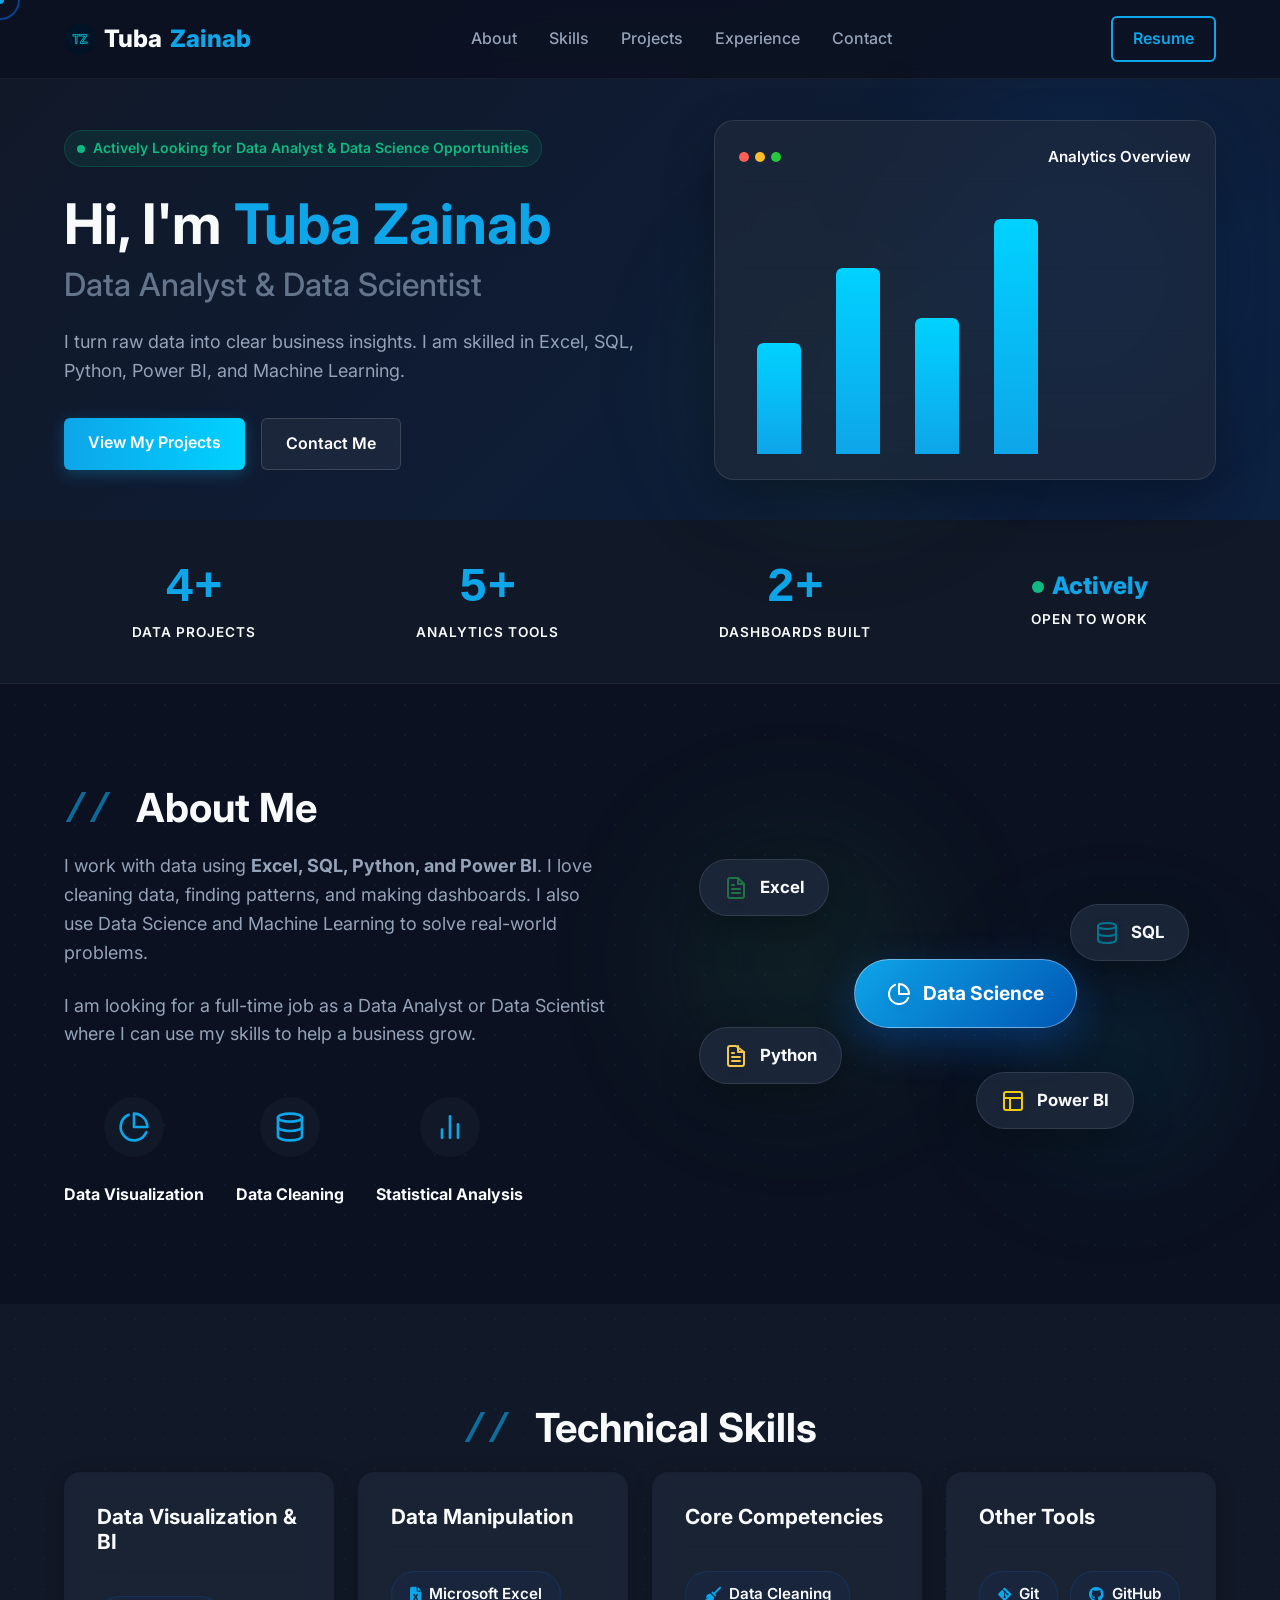
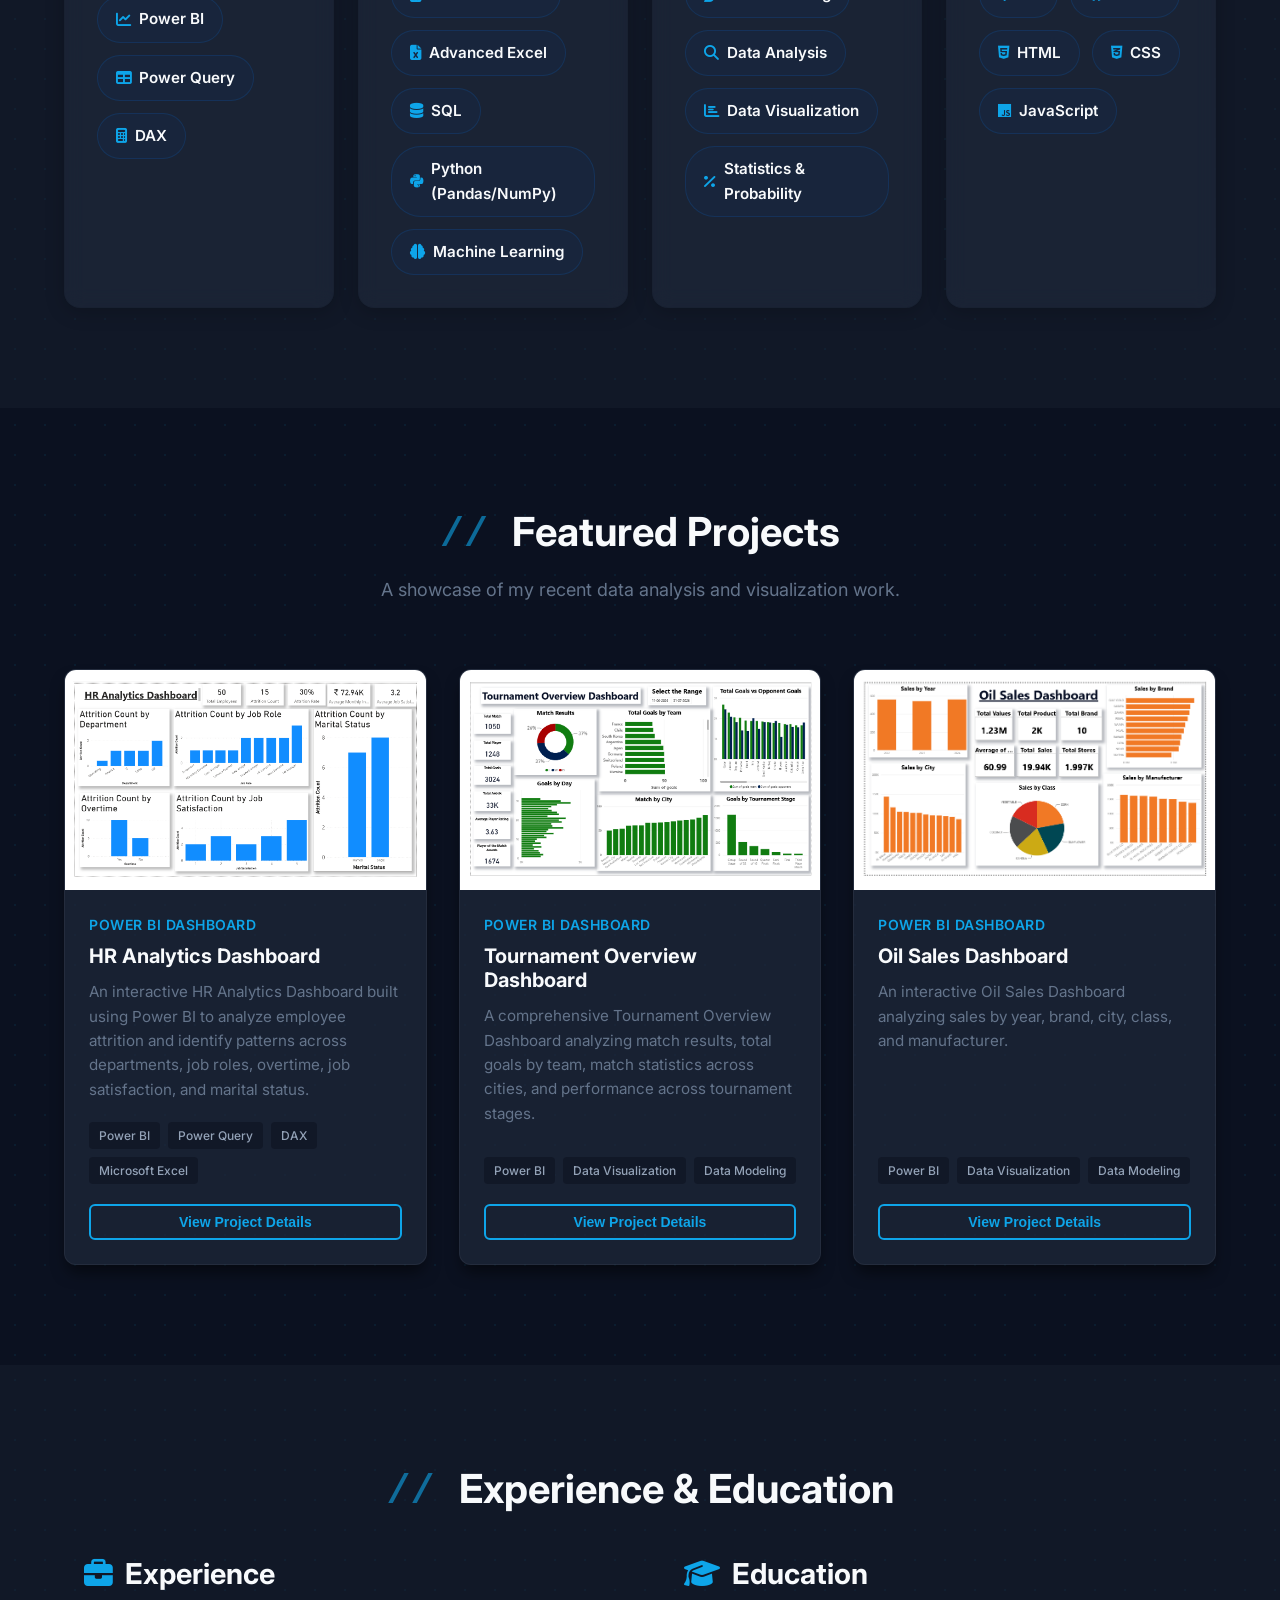
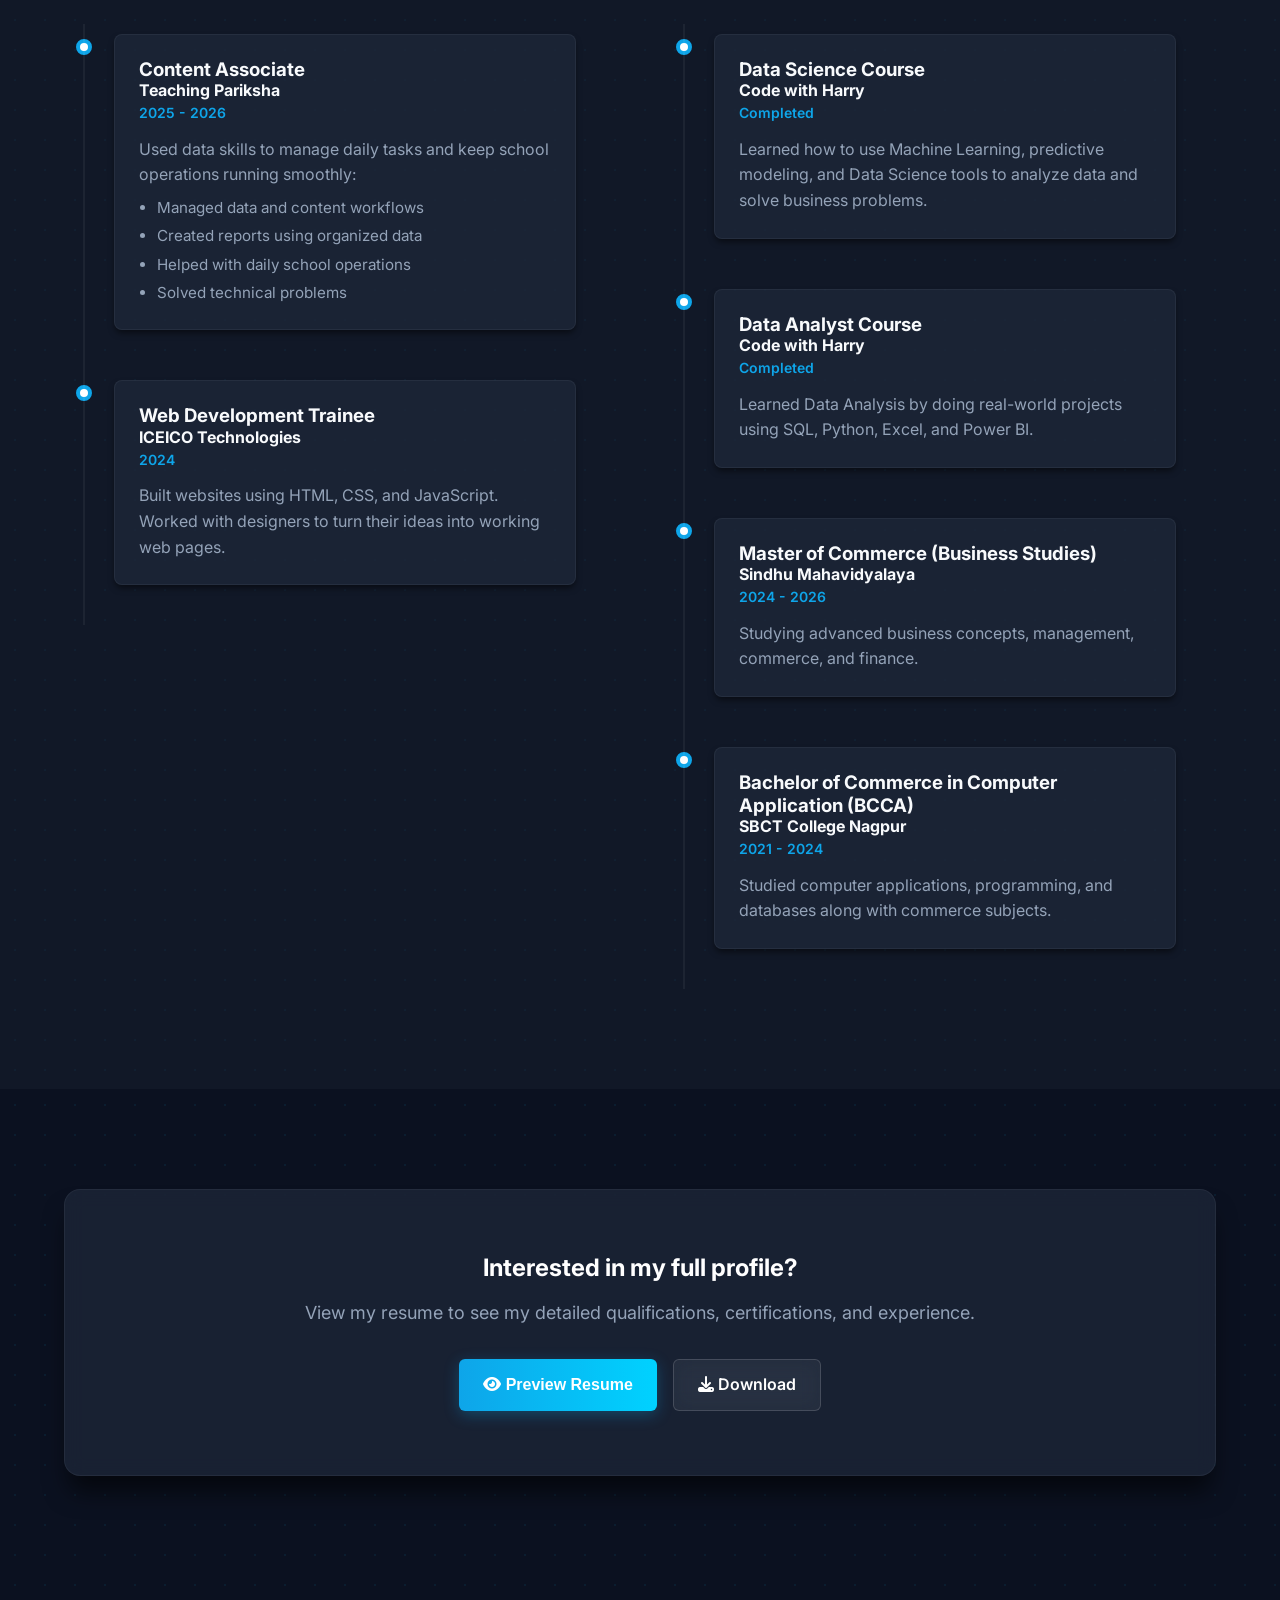
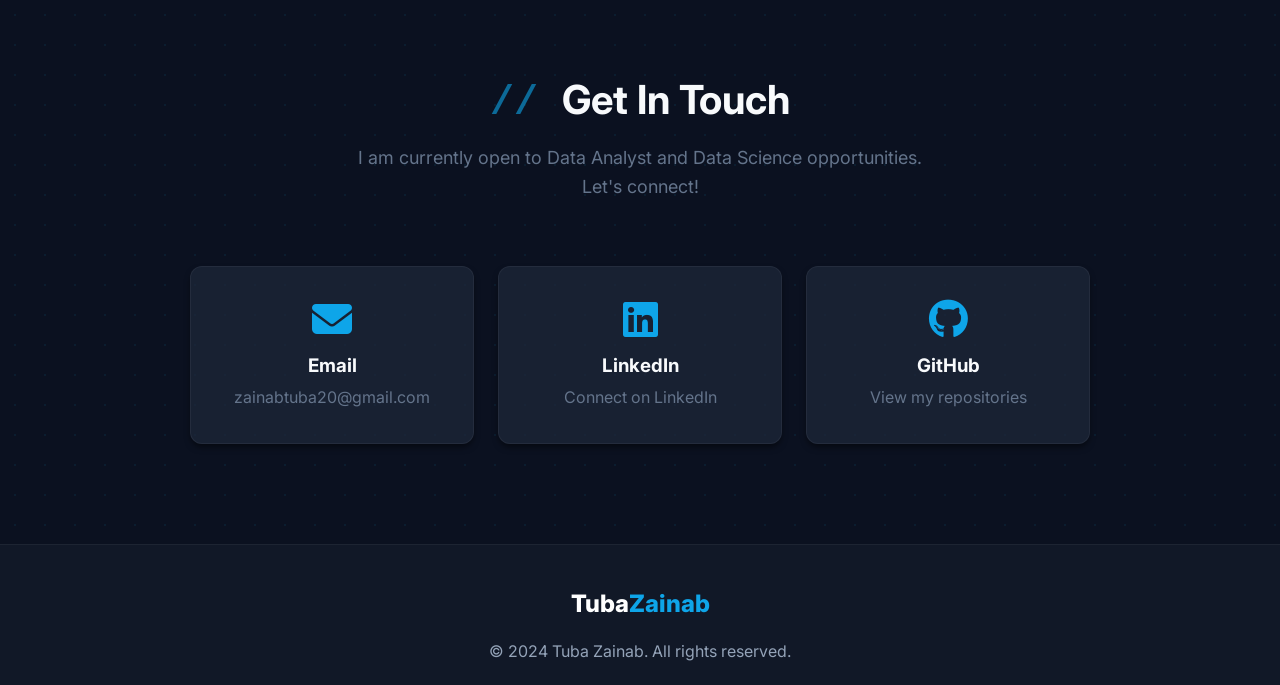
<file: index.html>
<!DOCTYPE html>
<html lang="en">
<head>
    <meta charset="UTF-8">
    <meta name="viewport" content="width=device-width, initial-scale=1.0">
    <title>Tuba Zainab | Data Analyst & Data Scientist</title>
    <!-- Favicon -->
    <link rel="icon" type="image/png" href="Images/tz_logo_circle.png">
    
    <!-- Google Fonts -->
    <link rel="preconnect" href="https://fonts.googleapis.com">
    <link rel="preconnect" href="https://fonts.gstatic.com" crossorigin>
    <link href="https://fonts.googleapis.com/css2?family=Inter:wght@300;400;500;600;700;800&display=swap" rel="stylesheet">
    
    <!-- FontAwesome for Icons -->
    <link rel="stylesheet" href="https://cdnjs.cloudflare.com/ajax/libs/font-awesome/6.4.0/css/all.min.css">
    
    <link rel="stylesheet" href="style.css">
</head>
<body>
    <!-- Custom Cursor -->
    <div class="cursor-dot" data-cursor-dot></div>
    <div class="cursor-outline" data-cursor-outline></div>

    <!-- Navigation -->
    <nav class="navbar">
        <div class="container nav-container">
            <a href="#home" class="logo" style="display: flex; align-items: center; gap: 8px;">
                <img src="Images/tz_logo_circle.png" alt="TZ Logo" style="height: 32px; width: auto; border-radius: 50%;">
                Tuba<span>Zainab</span>
            </a>
            <div class="nav-links">
                <a href="#about">About</a>
                <a href="#skills">Skills</a>
                <a href="#projects">Projects</a>
                <a href="#experience">Experience</a>
                <a href="#contact">Contact</a>
            </div>
            <a href="#resume" class="btn btn-outline btn-resume-nav">Resume</a>
            <button class="mobile-menu-btn"><i class="fas fa-bars"></i></button>
        </div>
    </nav>

    <!-- Hero Section -->
    <header id="home" class="hero">
        <div class="container hero-container">
            <div class="hero-content fade-up">
                <div class="status-badge">
                    <span class="pulse"></span>
                    Actively Looking for Data Analyst & Data Science Opportunities
                </div>
                <h1>Hi, I'm <span class="highlight">Tuba Zainab</span></h1>
                <h2>Data Analyst & Data Scientist</h2>
                <p>I turn raw data into clear business insights. I am skilled in Excel, SQL, Python, Power BI, and Machine Learning.</p>
                <div class="hero-buttons fade-up delay-300">
                    <a href="#projects" class="btn btn-primary">View My Projects</a>
                    <a href="#contact" class="btn btn-secondary">Contact Me</a>
                </div>
            </div>
            <div class="hero-visual scale-up delay-200">
                <div class="hero-glow-1"></div>
                <div class="hero-glow-2"></div>
                <div class="data-graphic">
                    <!-- Dashboard Header -->
                    <div class="graphic-header">
                        <div class="dots"><span></span><span></span><span></span></div>
                        <div class="graphic-title">Analytics Overview</div>
                    </div>
                    
                    <!-- Main Chart Area -->
                    <div class="chart-area">
                        <!-- Y-Axis Grid Lines -->
                        <div class="grid-lines">
                            <div></div><div></div><div></div><div></div><div></div>
                        </div>
                        
                        <!-- Animated Bars -->
                        <div class="bars-container">
                            <div class="bar bar-1"><div class="bar-fill"></div></div>
                            <div class="bar bar-2"><div class="bar-fill"></div></div>
                            <div class="bar bar-3"><div class="bar-fill"></div></div>
                            <div class="bar bar-4"><div class="bar-fill"></div></div>
                        </div>
                        
                    </div>
                </div>
            </div>
        </div>
    </header>

    <!-- Data Impact Stats Banner -->
    <div class="stats-banner section" style="padding: 40px 0; border-bottom: 1px solid var(--border-color); background-color: var(--bg-light);">
        <div class="container" style="display: flex; justify-content: space-around; flex-wrap: wrap; gap: 24px;">
            <div class="stat-box fade-up delay-100" style="text-align: center;">
                <h3 style="font-size: 3rem; font-weight: 800; color: var(--primary-color); margin-bottom: 4px; font-family: monospace;">4+</h3>
                <p style="color: var(--secondary-color); font-weight: 600; text-transform: uppercase; letter-spacing: 1px; font-size: 0.85rem;">Data Projects</p>
            </div>
            <div class="stat-box fade-up delay-200" style="text-align: center;">
                <h3 style="font-size: 3rem; font-weight: 800; color: var(--primary-color); margin-bottom: 4px; font-family: monospace;">5+</h3>
                <p style="color: var(--secondary-color); font-weight: 600; text-transform: uppercase; letter-spacing: 1px; font-size: 0.85rem;">Analytics Tools</p>
            </div>
            <div class="stat-box fade-up delay-300" style="text-align: center;">
                <h3 style="font-size: 3rem; font-weight: 800; color: var(--primary-color); margin-bottom: 4px; font-family: monospace;">2+</h3>
                <p style="color: var(--secondary-color); font-weight: 600; text-transform: uppercase; letter-spacing: 1px; font-size: 0.85rem;">Dashboards Built</p>
            </div>
            <div class="stat-box fade-up delay-400" style="text-align: center; display: flex; flex-direction: column; justify-content: center;">
                <div style="display: flex; align-items: center; justify-content: center; gap: 8px; margin-bottom: 8px;">
                    <span class="pulse" style="position: relative; margin: 0; width: 12px; height: 12px;"></span>
                    <h3 style="font-size: 1.5rem; font-weight: 800; color: var(--primary-color); margin: 0;">Actively</h3>
                </div>
                <p style="color: var(--secondary-color); font-weight: 600; text-transform: uppercase; letter-spacing: 1px; font-size: 0.85rem;">Open to Work</p>
            </div>
        </div>
    </div>

    <!-- About Section -->
    <section id="about" class="about section">
        <div class="container about-grid">
            <div class="about-text slide-right">
                <h2 class="section-title" style="text-align: left;">About Me</h2>
                <p>I work with data using <strong>Excel, SQL, Python, and Power BI</strong>. I love cleaning data, finding patterns, and making dashboards. I also use Data Science and Machine Learning to solve real-world problems.</p>
                <p>I am looking for a full-time job as a Data Analyst or Data Scientist where I can use my skills to help a business grow.</p>
                
                <div class="about-highlights" style="display: flex; gap: 32px; margin-top: 48px; flex-wrap: wrap;">
                    <div class="highlight-item" style="text-align: center;">
                        <div style="width: 60px; height: 60px; background: var(--bg-light); border-radius: 50%; display: flex; align-items: center; justify-content: center; margin: 0 auto 16px; color: var(--primary-color);">
                            <svg width="32" height="32" viewBox="0 0 24 24" fill="none" stroke="currentColor" stroke-width="2" stroke-linecap="round" stroke-linejoin="round"><path d="M21.21 15.89A10 10 0 1 1 8 2.83"></path><path d="M22 12A10 10 0 0 0 12 2v10z"></path></svg>
                        </div>
                        <h4 style="font-size: 1rem;">Data Visualization</h4>
                    </div>
                    <div class="highlight-item" style="text-align: center;">
                        <div style="width: 60px; height: 60px; background: var(--bg-light); border-radius: 50%; display: flex; align-items: center; justify-content: center; margin: 0 auto 16px; color: var(--primary-color);">
                            <svg width="32" height="32" viewBox="0 0 24 24" fill="none" stroke="currentColor" stroke-width="2" stroke-linecap="round" stroke-linejoin="round"><ellipse cx="12" cy="5" rx="9" ry="3"></ellipse><path d="M21 12c0 1.66-4 3-9 3s-9-1.34-9-3"></path><path d="M3 5v14c0 1.66 4 3 9 3s9-1.34 9-3V5"></path></svg>
                        </div>
                        <h4 style="font-size: 1rem;">Data Cleaning</h4>
                    </div>
                    <div class="highlight-item" style="text-align: center;">
                        <div style="width: 60px; height: 60px; background: var(--bg-light); border-radius: 50%; display: flex; align-items: center; justify-content: center; margin: 0 auto 16px; color: var(--primary-color);">
                            <svg width="32" height="32" viewBox="0 0 24 24" fill="none" stroke="currentColor" stroke-width="2" stroke-linecap="round" stroke-linejoin="round"><line x1="18" y1="20" x2="18" y2="10"></line><line x1="12" y1="20" x2="12" y2="4"></line><line x1="6" y1="20" x2="6" y2="14"></line></svg>
                        </div>
                        <h4 style="font-size: 1rem;">Statistical Analysis</h4>
                    </div>
                </div>
            </div>
            
            <div class="about-visual scale-up delay-200">
                <div class="floating-tech-grid">
                    <div class="tech-bubble tb-1">
                        <svg width="24" height="24" viewBox="0 0 24 24" fill="none" stroke="#217346" stroke-width="2" stroke-linecap="round" stroke-linejoin="round"><path d="M14 2H6a2 2 0 0 0-2 2v16a2 2 0 0 0 2 2h12a2 2 0 0 0 2-2V8z"></path><polyline points="14 2 14 8 20 8"></polyline><line x1="8" y1="13" x2="16" y2="13"></line><line x1="8" y1="17" x2="16" y2="17"></line><polyline points="10 9 9 9 8 9"></polyline></svg>
                        Excel
                    </div>
                    <div class="tech-bubble tb-2">
                        <svg width="24" height="24" viewBox="0 0 24 24" fill="none" stroke="#00758f" stroke-width="2" stroke-linecap="round" stroke-linejoin="round"><ellipse cx="12" cy="5" rx="9" ry="3"></ellipse><path d="M21 12c0 1.66-4 3-9 3s-9-1.34-9-3"></path><path d="M3 5v14c0 1.66 4 3 9 3s9-1.34 9-3V5"></path></svg>
                        SQL
                    </div>
                    <div class="tech-bubble tb-3">
                        <svg width="24" height="24" viewBox="0 0 24 24" fill="none" stroke="#F2C94C" stroke-width="2" stroke-linecap="round" stroke-linejoin="round"><path d="M12 2H6a2 2 0 0 0-2 2v16a2 2 0 0 0 2 2h12a2 2 0 0 0 2-2V8z"></path><polyline points="14 2 14 8 20 8"></polyline><line x1="8" y1="13" x2="16" y2="13"></line><line x1="8" y1="17" x2="16" y2="17"></line><polyline points="10 9 9 9 8 9"></polyline></svg>
                        Python
                    </div>
                    <div class="tech-bubble tb-4">
                        <svg width="24" height="24" viewBox="0 0 24 24" fill="none" stroke="#F2C811" stroke-width="2" stroke-linecap="round" stroke-linejoin="round"><rect x="3" y="3" width="18" height="18" rx="2" ry="2"></rect><line x1="3" y1="9" x2="21" y2="9"></line><line x1="9" y1="21" x2="9" y2="9"></line></svg>
                        Power BI
                    </div>
                    <div class="tech-bubble tb-5">
                        <svg width="24" height="24" viewBox="0 0 24 24" fill="none" stroke="var(--primary-color)" stroke-width="2" stroke-linecap="round" stroke-linejoin="round"><path d="M21.21 15.89A10 10 0 1 1 8 2.83"></path><path d="M22 12A10 10 0 0 0 12 2v10z"></path></svg>
                        Data Science
                    </div>
                </div>
            </div>
        </div>
    </section>

    <!-- Skills Section -->
    <section id="skills" class="skills section bg-light">
        <div class="container">
            <h2 class="section-title fade-up">Technical Skills</h2>
            <div class="skills-grid">
                
                <div class="skill-category fade-up">
                    <h3>Data Visualization & BI</h3>
                    <div class="skill-badges">
                        <span class="skill-badge"><i class="fas fa-chart-line"></i> Power BI</span>
                        <span class="skill-badge"><i class="fas fa-table"></i> Power Query</span>
                        <span class="skill-badge"><i class="fas fa-calculator"></i> DAX</span>
                    </div>
                </div>

                <div class="skill-category fade-up">
                    <h3>Data Manipulation</h3>
                    <div class="skill-badges">
                        <span class="skill-badge"><i class="fas fa-file-excel"></i> Microsoft Excel</span>
                        <span class="skill-badge"><i class="fas fa-file-excel"></i> Advanced Excel</span>
                        <span class="skill-badge"><i class="fas fa-database"></i> SQL</span>
                        <span class="skill-badge"><i class="fab fa-python"></i> Python (Pandas/NumPy)</span>
                        <span class="skill-badge"><i class="fas fa-brain"></i> Machine Learning</span>
                    </div>
                </div>

                <div class="skill-category fade-up">
                    <h3>Core Competencies</h3>
                    <div class="skill-badges">
                        <span class="skill-badge"><i class="fas fa-broom"></i> Data Cleaning</span>
                        <span class="skill-badge"><i class="fas fa-magnifying-glass"></i> Data Analysis</span>
                        <span class="skill-badge"><i class="fas fa-chart-bar"></i> Data Visualization</span>
                        <span class="skill-badge"><i class="fas fa-percentage"></i> Statistics & Probability</span>
                    </div>
                </div>

                <div class="skill-category fade-up">
                    <h3>Other Tools</h3>
                    <div class="skill-badges">
                        <span class="skill-badge"><i class="fab fa-git-alt"></i> Git</span>
                        <span class="skill-badge"><i class="fab fa-github"></i> GitHub</span>
                        <span class="skill-badge"><i class="fab fa-html5"></i> HTML</span>
                        <span class="skill-badge"><i class="fab fa-css3-alt"></i> CSS</span>
                        <span class="skill-badge"><i class="fab fa-js"></i> JavaScript</span>
                    </div>
                </div>

            </div>
        </div>
    </section>

    <!-- Projects Section -->
    <section id="projects" class="projects section">
        <div class="container">
            <h2 class="section-title fade-up">Featured Projects</h2>
            <p class="section-subtitle">A showcase of my recent data analysis and visualization work.</p>
            
            <div class="projects-container" id="projects-container">
                <!-- Projects will be injected here via JavaScript -->
            </div>
        </div>
    </section>

    <!-- Experience / Education Section -->
    <section id="experience" class="experience section bg-light">
        <div class="container">
            <h2 class="section-title fade-up">Experience & Education</h2>
            <div style="display: grid; grid-template-columns: repeat(auto-fit, minmax(350px, 1fr)); gap: 48px; margin-top: 40px;">
                
                <!-- Experience Column -->
                <div>
                    <h3 style="font-size: 1.8rem; color: var(--secondary-color); margin-bottom: 32px; padding-left: 20px;" class="fade-up"><i class="fas fa-briefcase" style="color: var(--primary-color); margin-right: 12px;"></i>Experience</h3>
                    <div class="timeline">
                        <div class="timeline-item fade-up">
                            <div class="timeline-dot"></div>
                            <div class="timeline-content">
                                <h3>Content Associate</h3>
                                <h4>Teaching Pariksha</h4>
                                <span class="timeline-date">2025 - 2026</span>
                                <p style="margin-bottom: 8px;">Used data skills to manage daily tasks and keep school operations running smoothly:</p>
                                <ul style="padding-left: 18px; margin-top: 0; font-size: 0.95rem;">
                                    <li style="margin-bottom: 4px;">Managed data and content workflows</li>
                                    <li style="margin-bottom: 4px;">Created reports using organized data</li>
                                    <li style="margin-bottom: 4px;">Helped with daily school operations</li>
                                    <li style="margin-bottom: 0;">Solved technical problems</li>
                                </ul>
                            </div>
                        </div>

                        <div class="timeline-item fade-up delay-100">
                            <div class="timeline-dot"></div>
                            <div class="timeline-content">
                                <h3>Web Development Trainee</h3>
                                <h4>ICEICO Technologies</h4>
                                <span class="timeline-date">2024</span>
                                <p>Built websites using HTML, CSS, and JavaScript. Worked with designers to turn their ideas into working web pages.</p>
                            </div>
                        </div>
                    </div>
                </div>

                <!-- Education Column -->
                <div>
                    <h3 style="font-size: 1.8rem; color: var(--secondary-color); margin-bottom: 32px; padding-left: 20px;" class="fade-up"><i class="fas fa-graduation-cap" style="color: var(--primary-color); margin-right: 12px;"></i>Education</h3>
                    <div class="timeline">
                        <div class="timeline-item fade-up">
                            <div class="timeline-dot"></div>
                            <div class="timeline-content">
                                <h3>Data Science Course</h3>
                                <h4>Code with Harry</h4>
                                <span class="timeline-date">Completed</span>
                                <p>Learned how to use Machine Learning, predictive modeling, and Data Science tools to analyze data and solve business problems.</p>
                            </div>
                        </div>

                        <div class="timeline-item fade-up delay-100">
                            <div class="timeline-dot"></div>
                            <div class="timeline-content">
                                <h3>Data Analyst Course</h3>
                                <h4>Code with Harry</h4>
                                <span class="timeline-date">Completed</span>
                                <p>Learned Data Analysis by doing real-world projects using SQL, Python, Excel, and Power BI.</p>
                            </div>
                        </div>

                        <div class="timeline-item fade-up delay-200">
                            <div class="timeline-dot"></div>
                            <div class="timeline-content">
                                <h3>Master of Commerce (Business Studies)</h3>
                                <h4>Sindhu Mahavidyalaya</h4>
                                <span class="timeline-date">2024 - 2026</span>
                                <p>Studying advanced business concepts, management, commerce, and finance.</p>
                            </div>
                        </div>

                        <div class="timeline-item fade-up delay-300">
                            <div class="timeline-dot"></div>
                            <div class="timeline-content">
                                <h3>Bachelor of Commerce in Computer Application (BCCA)</h3>
                                <h4>SBCT College Nagpur</h4>
                                <span class="timeline-date">2021 - 2024</span>
                                <p>Studied computer applications, programming, and databases along with commerce subjects.</p>
                            </div>
                        </div>
                    </div>
                </div>

            </div>
        </div>
    </section>

    <!-- Resume Section -->
    <section id="resume" class="resume section">
        <div class="container resume-container scale-up">
            <div class="resume-content">
                <h2>Interested in my full profile?</h2>
                <p>View my resume to see my detailed qualifications, certifications, and experience.</p>
                <div style="display: flex; gap: 16px; justify-content: center; margin-top: 24px; flex-wrap: wrap;">
                    <button id="open-resume-btn" class="btn btn-primary btn-lg"><i class="fas fa-eye"></i> Preview Resume</button>
                    <a href="Tuba%20Zainab%20CV.pdf" download="Tuba_Zainab_CV.pdf" class="btn btn-secondary btn-lg"><i class="fas fa-download"></i> Download</a>
                </div>
            </div>
        </div>
    </section>

    <!-- Contact Section -->
    <section id="contact" class="contact section">
        <div class="container">
            <h2 class="section-title fade-up">Get In Touch</h2>
            <p class="section-subtitle fade-up delay-100">I am currently open to Data Analyst and Data Science opportunities. Let's connect!</p>
            
            <div class="contact-info">
                <a href="mailto:zainabtuba20@gmail.com" class="contact-card fade-up">
                    <i class="fas fa-envelope"></i>
                    <h3>Email</h3>
                    <p>zainabtuba20@gmail.com</p>
                </a>
                <a href="https://www.linkedin.com/in/tuba-zainab/" target="_blank" class="contact-card fade-up delay-100">
                    <i class="fab fa-linkedin"></i>
                    <h3>LinkedIn</h3>
                    <p>Connect on LinkedIn</p>
                </a>
                <a href="https://github.com/tubazainab" target="_blank" class="contact-card fade-up delay-200">
                    <i class="fab fa-github"></i>
                    <h3>GitHub</h3>
                    <p>View my repositories</p>
                </a>
            </div>
        </div>
    </section>

    <!-- Footer -->
    <footer>
        <div class="container footer-container">
            <div class="footer-logo">Tuba<span>Zainab</span></div>
            <p>&copy; 2024 Tuba Zainab. All rights reserved.</p>
        </div>
    </footer>

    <!-- Project Detail Modal -->
    <div id="project-modal" class="modal">
        <div class="modal-content">
            <span class="close-modal">&times;</span>
            <div id="modal-body">
                <!-- Modal content injected via JS -->
            </div>
        </div>
    </div>

    <!-- Resume Modal -->
    <div id="resume-modal" class="modal">
        <div class="modal-content" style="max-width: 900px; height: 90vh; display: flex; flex-direction: column;">
            <span class="close-modal" id="close-resume-modal" style="position: absolute; right: 20px; top: 15px;">&times;</span>
            <div style="padding: 24px; border-bottom: 1px solid var(--border-color); display: flex; justify-content: space-between; align-items: center; padding-right: 70px;">
                <h2 style="margin:0; font-size: 1.5rem; color: var(--secondary-color);">Resume Preview</h2>
                <a href="Tuba%20Zainab%20CV.pdf" download="Tuba_Zainab_CV.pdf" class="btn btn-primary"><i class="fas fa-download"></i> Download PDF</a>
            </div>
            <div style="flex: 1; padding: 0; background: var(--bg-light); overflow: hidden;">
                <iframe src="Tuba%20Zainab%20CV.pdf#toolbar=0&navpanes=0&scrollbar=0" width="100%" height="100%" style="border: none;"></iframe>
            </div>
        </div>
    </div>

    <script src="projects.js"></script>
    <script src="script.js"></script>
</body>
</html>
</file>
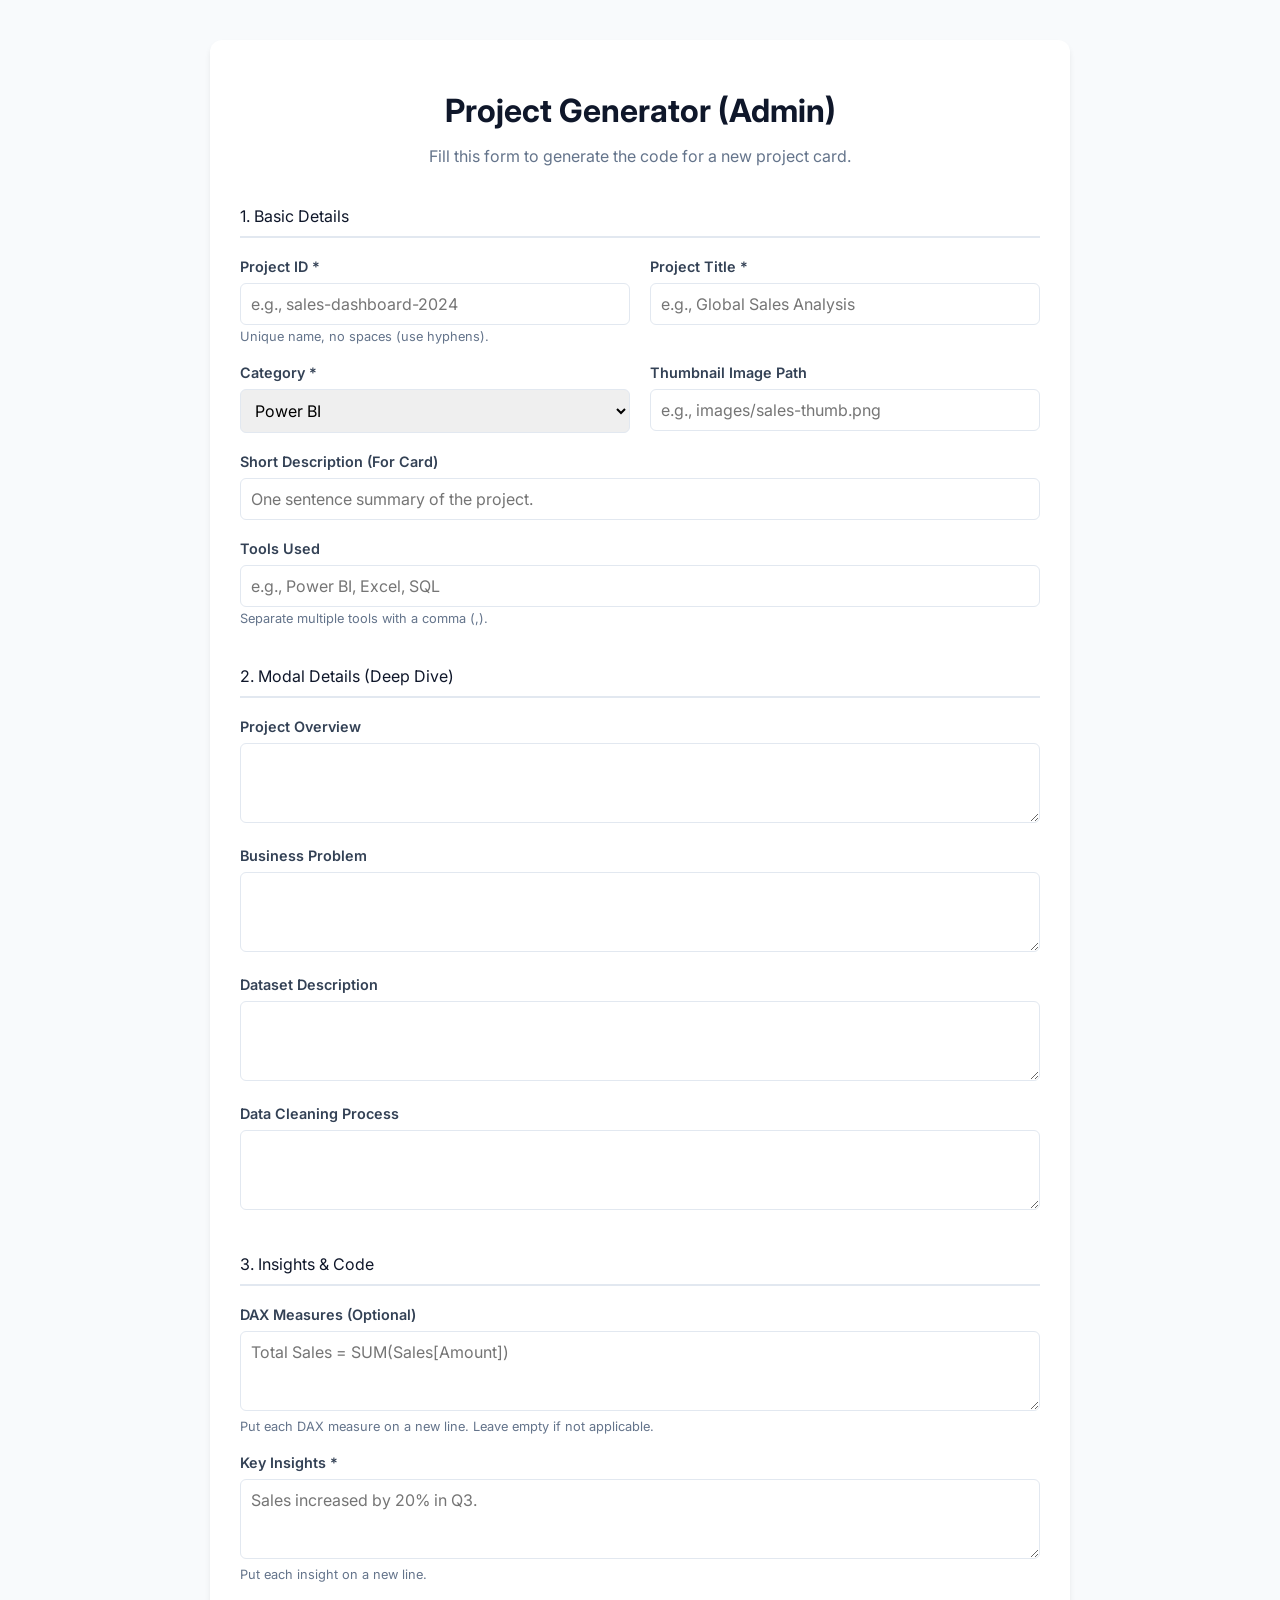
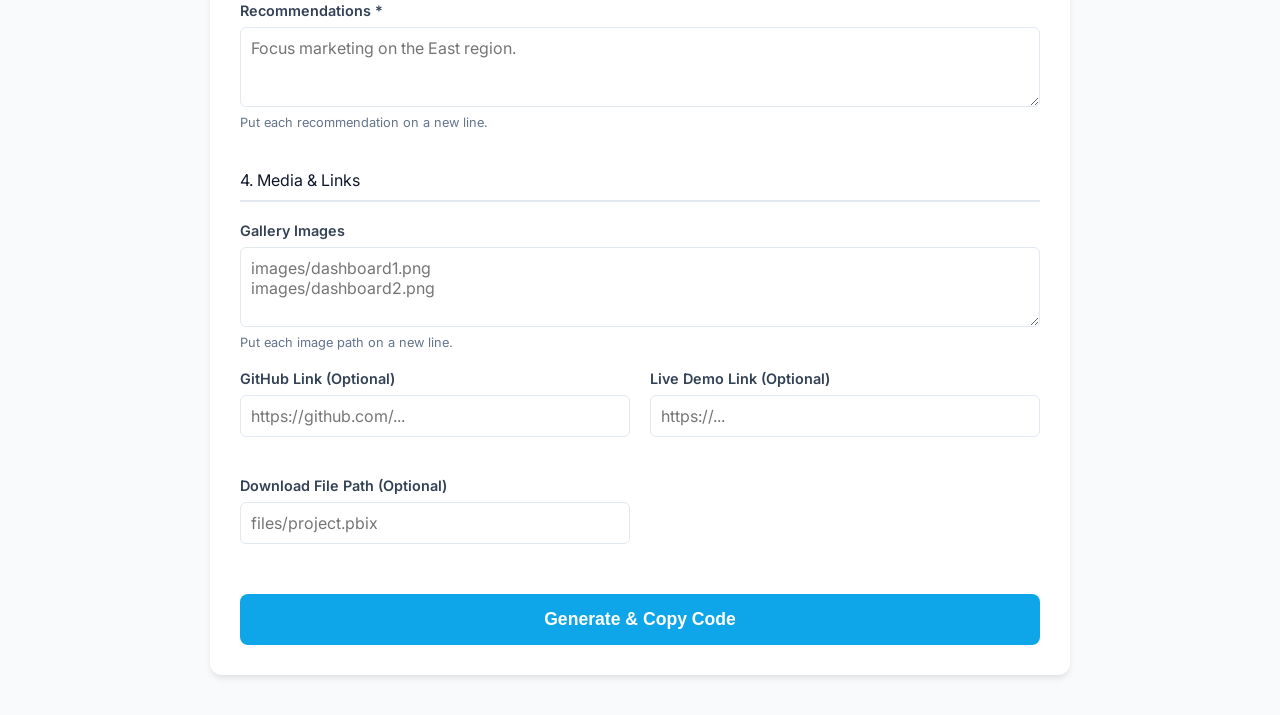
<file: admin.html>
<!DOCTYPE html>
<html lang="en">
<head>
    <meta charset="UTF-8">
    <meta name="viewport" content="width=device-width, initial-scale=1.0">
    <title>Portfolio Admin - Project Generator</title>
    <link href="https://fonts.googleapis.com/css2?family=Inter:wght@400;500;600;700&display=swap" rel="stylesheet">
    <style>
        :root {
            --primary: #0ea5e9;
            --bg: #f8fafc;
            --card: #ffffff;
            --text: #334155;
            --border: #e2e8f0;
        }
        body {
            font-family: 'Inter', sans-serif;
            background-color: var(--bg);
            color: var(--text);
            margin: 0;
            padding: 40px 20px;
        }
        .container {
            max-width: 800px;
            margin: 0 auto;
            background: var(--card);
            padding: 30px;
            border-radius: 12px;
            box-shadow: 0 4px 6px -1px rgba(0,0,0,0.1);
        }
        h1 {
            text-align: center;
            color: #0f172a;
            margin-bottom: 10px;
        }
        p.subtitle {
            text-align: center;
            color: #64748b;
            margin-bottom: 30px;
        }
        .form-group {
            margin-bottom: 20px;
        }
        label {
            display: block;
            font-weight: 600;
            margin-bottom: 8px;
            font-size: 0.9rem;
        }
        input[type="text"], textarea, select {
            width: 100%;
            padding: 10px;
            border: 1px solid var(--border);
            border-radius: 6px;
            font-family: inherit;
            font-size: 1rem;
            box-sizing: border-box;
        }
        textarea {
            resize: vertical;
            min-height: 80px;
        }
        .help-text {
            font-size: 0.8rem;
            color: #64748b;
            margin-top: 4px;
        }
        .grid-2 {
            display: grid;
            grid-template-columns: 1fr 1fr;
            gap: 20px;
        }
        .section-title {
            margin-top: 40px;
            margin-bottom: 20px;
            padding-bottom: 10px;
            border-bottom: 2px solid var(--border);
            color: #0f172a;
        }
        button {
            background-color: var(--primary);
            color: white;
            border: none;
            padding: 15px 30px;
            font-size: 1.1rem;
            font-weight: 600;
            border-radius: 8px;
            cursor: pointer;
            width: 100%;
            margin-top: 30px;
            transition: 0.3s;
        }
        button:hover {
            background-color: #0284c7;
        }
        .success-msg {
            display: none;
            background-color: #d1fae5;
            color: #065f46;
            padding: 15px;
            border-radius: 6px;
            text-align: center;
            margin-top: 20px;
            font-weight: 600;
        }
        #generatedCode {
            display: none;
            width: 100%;
            height: 200px;
            margin-top: 20px;
            background: #1e293b;
            color: #f8fafc;
            padding: 15px;
            border-radius: 8px;
            font-family: monospace;
            box-sizing: border-box;
        }
    </style>
</head>
<body>

<div class="container">
    <h1>Project Generator (Admin)</h1>
    <p class="subtitle">Fill this form to generate the code for a new project card.</p>

    <form id="projectForm">
        
        <div class="section-title">1. Basic Details</div>
        
        <div class="grid-2">
            <div class="form-group">
                <label>Project ID *</label>
                <input type="text" id="p_id" required placeholder="e.g., sales-dashboard-2024">
                <div class="help-text">Unique name, no spaces (use hyphens).</div>
            </div>
            <div class="form-group">
                <label>Project Title *</label>
                <input type="text" id="p_title" required placeholder="e.g., Global Sales Analysis">
            </div>
        </div>

        <div class="grid-2">
            <div class="form-group">
                <label>Category *</label>
                <select id="p_category">
                    <option value="Power BI">Power BI</option>
                    <option value="Excel Dashboard">Excel Dashboard</option>
                    <option value="SQL Analysis">SQL Analysis</option>
                    <option value="Python Data Analysis">Python Data Analysis</option>
                </select>
            </div>
            <div class="form-group">
                <label>Thumbnail Image Path</label>
                <input type="text" id="p_thumbnail" placeholder="e.g., images/sales-thumb.png">
            </div>
        </div>

        <div class="form-group">
            <label>Short Description (For Card)</label>
            <input type="text" id="p_shortdesc" placeholder="One sentence summary of the project.">
        </div>

        <div class="form-group">
            <label>Tools Used</label>
            <input type="text" id="p_tools" placeholder="e.g., Power BI, Excel, SQL">
            <div class="help-text">Separate multiple tools with a comma (,).</div>
        </div>

        <div class="section-title">2. Modal Details (Deep Dive)</div>

        <div class="form-group">
            <label>Project Overview</label>
            <textarea id="p_overview"></textarea>
        </div>

        <div class="form-group">
            <label>Business Problem</label>
            <textarea id="p_problem"></textarea>
        </div>

        <div class="form-group">
            <label>Dataset Description</label>
            <textarea id="p_dataset"></textarea>
        </div>

        <div class="form-group">
            <label>Data Cleaning Process</label>
            <textarea id="p_cleaning"></textarea>
        </div>

        <div class="section-title">3. Insights & Code</div>

        <div class="form-group">
            <label>DAX Measures (Optional)</label>
            <textarea id="p_dax" placeholder="Total Sales = SUM(Sales[Amount])"></textarea>
            <div class="help-text">Put each DAX measure on a new line. Leave empty if not applicable.</div>
        </div>

        <div class="form-group">
            <label>Key Insights *</label>
            <textarea id="p_insights" required placeholder="Sales increased by 20% in Q3."></textarea>
            <div class="help-text">Put each insight on a new line.</div>
        </div>

        <div class="form-group">
            <label>Recommendations *</label>
            <textarea id="p_recommendations" required placeholder="Focus marketing on the East region."></textarea>
            <div class="help-text">Put each recommendation on a new line.</div>
        </div>

        <div class="section-title">4. Media & Links</div>

        <div class="form-group">
            <label>Gallery Images</label>
            <textarea id="p_gallery" placeholder="images/dashboard1.png&#10;images/dashboard2.png"></textarea>
            <div class="help-text">Put each image path on a new line.</div>
        </div>

        <div class="grid-2">
            <div class="form-group">
                <label>GitHub Link (Optional)</label>
                <input type="text" id="p_github" placeholder="https://github.com/...">
            </div>
            <div class="form-group">
                <label>Live Demo Link (Optional)</label>
                <input type="text" id="p_demo" placeholder="https://...">
            </div>
            <div class="form-group">
                <label>Download File Path (Optional)</label>
                <input type="text" id="p_download" placeholder="files/project.pbix">
            </div>
        </div>

        <button type="submit">Generate & Copy Code</button>
    </form>

    <div id="successMsg" class="success-msg">
        🎉 Code Copied! Ab projects.js file open karein aur purane project ke baad ise PASTE kar dein.
    </div>
    
    <textarea id="generatedCode" readonly></textarea>

</div>

<script>
    document.getElementById('projectForm').addEventListener('submit', function(e) {
        e.preventDefault();

        // Helper function to split text area into array by lines
        const splitLines = (str) => str.split('\n').map(s => s.trim()).filter(s => s !== '');
        
        // Helper function to split by comma
        const splitComma = (str) => str.split(',').map(s => s.trim()).filter(s => s !== '');

        // Gather Data
        const data = {
            id: document.getElementById('p_id').value,
            title: document.getElementById('p_title').value,
            category: document.getElementById('p_category').value,
            thumbnail: document.getElementById('p_thumbnail').value,
            shortDescription: document.getElementById('p_shortdesc').value,
            tools: splitComma(document.getElementById('p_tools').value),
            
            overview: document.getElementById('p_overview').value,
            businessProblem: document.getElementById('p_problem').value,
            datasetDesc: document.getElementById('p_dataset').value,
            dataCleaning: document.getElementById('p_cleaning').value,
            
            daxMeasures: splitLines(document.getElementById('p_dax').value),
            insights: splitLines(document.getElementById('p_insights').value),
            recommendations: splitLines(document.getElementById('p_recommendations').value),
            
            links: {
                github: document.getElementById('p_github').value,
                liveDemo: document.getElementById('p_demo').value,
                downloadFile: document.getElementById('p_download').value
            },
            
            galleryImages: splitLines(document.getElementById('p_gallery').value)
        };

        // Convert to formatted string (like JSON, but for JS file insertion)
        const codeString = "  ,\n  {\n" + 
            `    id: "${data.id}",\n` +
            `    title: "${data.title}",\n` +
            `    category: "${data.category}",\n` +
            `    thumbnail: "${data.thumbnail}",\n` +
            `    shortDescription: "${data.shortDescription}",\n` +
            `    tools: ${JSON.stringify(data.tools)},\n\n` +
            `    overview: "${data.overview}",\n` +
            `    businessProblem: "${data.businessProblem}",\n` +
            `    datasetDesc: "${data.datasetDesc}",\n` +
            `    dataCleaning: "${data.dataCleaning}",\n\n` +
            `    daxMeasures: ${JSON.stringify(data.daxMeasures, null, 4).replace(/\]/g, '    ]')},\n` +
            `    insights: ${JSON.stringify(data.insights, null, 4).replace(/\]/g, '    ]')},\n` +
            `    recommendations: ${JSON.stringify(data.recommendations, null, 4).replace(/\]/g, '    ]')},\n\n` +
            `    links: {\n` +
            `      github: "${data.links.github}",\n` +
            `      liveDemo: "${data.links.liveDemo}",\n` +
            `      downloadFile: "${data.links.downloadFile}"\n` +
            `    },\n\n` +
            `    galleryImages: ${JSON.stringify(data.galleryImages, null, 4).replace(/\]/g, '    ]')}\n` +
            "  }";

        // Show Code
        const codeArea = document.getElementById('generatedCode');
        codeArea.value = codeString;
        codeArea.style.display = 'block';

        // Copy to clipboard
        navigator.clipboard.writeText(codeString).then(() => {
            const successMsg = document.getElementById('successMsg');
            successMsg.style.display = 'block';
            setTimeout(() => { successMsg.style.display = 'none'; }, 8000);
        }).catch(err => {
            alert('Failed to copy text. You can copy it manually from the black box below.');
        });
    });
</script>

</body>
</html>
</file>
<file: style.css>
:root {
    /* Premium Midnight Data Theme */
    --primary-color: #0ea5e9; /* Cyan / Neon Blue */
    --primary-dark: #38bdf8;
    --secondary-color: #f8fafc; /* White for headings */
    --text-main: #94a3b8; /* Light slate for text */
    --text-light: #64748b;
    --bg-main: #0B1120; /* Midnight Blue / Deep Slate */
    --bg-light: #111827; /* Slightly lighter midnight */
    --bg-card: rgba(30, 41, 59, 0.7); /* Glassmorphism card */
    --border-color: rgba(255, 255, 255, 0.05);
    --success-color: #10b981;
    
    --font-main: 'Inter', sans-serif;
    --transition: all 0.3s ease;
    --shadow-sm: 0 4px 6px -1px rgba(0,0,0,0.5);
    --shadow-md: 0 10px 15px -3px rgba(0,0,0,0.5);
    --shadow-lg: 0 20px 25px -5px rgba(0,0,0,0.6);
}

* {
    margin: 0;
    padding: 0;
    box-sizing: border-box;
}

html {
    scroll-behavior: smooth;
    scroll-padding-top: 100px;
}

body {
    font-family: var(--font-main);
    color: var(--text-main);
    background-color: var(--bg-main);
    line-height: 1.6;
    /* Data Theme Dot Grid Background */
    background-image: radial-gradient(rgba(14, 165, 233, 0.08) 1px, transparent 1px);
    background-size: 30px 30px;
}

.container {
    width: 90%;
    max-width: 1600px;
    margin: 0 auto;
}

/* Sections */
.section {
    padding: 100px 0;
}

.bg-light {
    background-color: var(--bg-light);
    /* Alternative dot grid for light sections */
    background-image: radial-gradient(rgba(14, 165, 233, 0.05) 1px, transparent 1px);
    background-size: 30px 30px;
}

.section-title {
    font-size: 2.5rem;
    color: var(--secondary-color);
    margin-bottom: 16px;
    text-align: center;
}

/* Tech Theme Accent for Titles */
.section-title::before {
    content: "// ";
    color: var(--primary-color);
    opacity: 0.6;
    font-family: monospace;
}

.section-subtitle {
    text-align: center;
    color: var(--text-light);
    max-width: 600px;
    margin: 0 auto 64px;
    font-size: 1.125rem;
}

/* Typography */
h1, h2, h3, h4 {
    color: var(--secondary-color);
    line-height: 1.2;
}

a {
    text-decoration: none;
    color: inherit;
}

/* Buttons */
.btn {
    display: inline-block;
    padding: 12px 24px;
    border-radius: 6px;
    font-weight: 600;
    cursor: pointer;
    transition: var(--transition);
    border: none;
    font-size: 1rem;
}

.btn-primary {
    background: linear-gradient(90deg, var(--primary-color), #00d2ff);
    color: white;
    box-shadow: 0 4px 15px rgba(14, 165, 233, 0.3);
}

.btn-primary:hover {
    transform: translateY(-3px) scale(1.02);
    box-shadow: 0 8px 25px rgba(14, 165, 233, 0.5);
}

.btn-secondary {
    background-color: rgba(255, 255, 255, 0.05);
    border: 1px solid rgba(255, 255, 255, 0.15);
    backdrop-filter: blur(10px);
    color: white;
}

.btn-secondary:hover {
    background-color: rgba(255, 255, 255, 0.15);
    transform: translateY(-3px) scale(1.02);
    box-shadow: 0 8px 25px rgba(255, 255, 255, 0.1);
    border-color: rgba(255, 255, 255, 0.3);
}

.btn-outline {
    border: 2px solid var(--primary-color);
    color: var(--primary-color);
    background: transparent;
}

.btn-outline:hover {
    background-color: var(--primary-color);
    color: white;
}

.btn-sm {
    padding: 8px 16px;
    font-size: 0.875rem;
}

/* Navigation */
.navbar {
    position: fixed;
    top: 0;
    width: 100%;
    background-color: rgba(11, 17, 32, 0.85); /* Dark translucent */
    backdrop-filter: blur(10px);
    -webkit-backdrop-filter: blur(10px);
    z-index: 1000;
    border-bottom: 1px solid var(--border-color);
    padding: 16px 0;
    transition: var(--transition);
}

.nav-container {
    display: flex;
    justify-content: space-between;
    align-items: center;
}

.logo {
    font-size: 1.5rem;
    font-weight: 800;
    color: var(--secondary-color);
}

.logo span {
    color: var(--primary-color);
}

.nav-links {
    display: flex;
    gap: 32px;
    align-items: center;
}

.nav-links a {
    font-weight: 500;
    color: var(--text-main);
    transition: var(--transition);
}

.nav-links a:hover {
    color: var(--primary-color);
}

.btn-resume-nav {
    padding: 8px 20px;
}

.mobile-menu-btn {
    display: none;
    background: none;
    border: none;
    font-size: 1.5rem;
    color: var(--secondary-color);
    cursor: pointer;
}

/* Hero Section */
.hero {
    padding: 120px 0 40px;
    background: linear-gradient(135deg, var(--bg-light) 0%, #0c2040 50%, var(--bg-main) 100%);
    background-size: 200% 200%;
    animation: gradientShift 10s ease infinite;
    display: flex;
    align-items: center;
}

@keyframes gradientShift {
    0% { background-position: 0% 50%; }
    50% { background-position: 100% 50%; }
    100% { background-position: 0% 50%; }
}

.hero-container {
    display: flex;
    align-items: center;
    justify-content: space-between;
    gap: 48px;
}

.hero-content {
    flex: 1.2;
}

.status-badge {
    display: inline-flex;
    align-items: center;
    background-color: rgba(16, 185, 129, 0.1);
    color: var(--success-color);
    padding: 6px 12px;
    border-radius: 20px;
    font-size: 0.875rem;
    font-weight: 600;
    margin-bottom: 24px;
    border: 1px solid rgba(16, 185, 129, 0.2);
}

.pulse {
    width: 8px;
    height: 8px;
    background-color: var(--success-color);
    border-radius: 50%;
    margin-right: 8px;
    box-shadow: 0 0 0 0 rgba(16, 185, 129, 0.7);
    animation: pulse 2s infinite;
}

@keyframes pulse {
    0% { transform: scale(0.95); box-shadow: 0 0 0 0 rgba(16, 185, 129, 0.7); }
    70% { transform: scale(1); box-shadow: 0 0 0 6px rgba(16, 185, 129, 0); }
    100% { transform: scale(0.95); box-shadow: 0 0 0 0 rgba(16, 185, 129, 0); }
}

.hero h1 {
    font-size: 3.5rem;
    margin-bottom: 8px;
}

.highlight {
    color: var(--primary-color);
}

.hero h2 {
    font-size: 2rem;
    color: var(--text-light);
    font-weight: 500;
    margin-bottom: 24px;
}

.hero p {
    font-size: 1.125rem;
    margin-bottom: 32px;
    max-width: 600px;
}

.hero-buttons {
    display: flex;
    gap: 16px;
}

/* Premium Data Graphic */
.hero-visual {
    flex: 1;
    display: flex;
    justify-content: flex-end;
    align-items: center;
    position: relative;
    z-index: 1;
}

/* Glowing Orbs */
.hero-glow-1, .hero-glow-2 {
    position: absolute;
    border-radius: 50%;
    filter: blur(60px);
    z-index: -1;
    animation: pulse-glow 8s infinite alternate;
}
.hero-glow-1 {
    width: 300px; height: 300px;
    background: rgba(0, 119, 255, 0.15);
    top: 0; right: 0;
}
.hero-glow-2 {
    width: 250px; height: 250px;
    background: rgba(33, 115, 70, 0.15);
    bottom: -20px; left: 0;
    animation-delay: -4s;
}

.data-graphic {
    width: 100%;
    max-width: 520px;
    height: 360px;
    background: rgba(30, 41, 59, 0.7);
    backdrop-filter: blur(20px);
    -webkit-backdrop-filter: blur(20px);
    border-radius: 20px;
    box-shadow: 0 20px 50px rgba(0, 0, 0, 0.3);
    border: 1px solid rgba(255, 255, 255, 0.1);
    padding: 24px;
    display: flex;
    flex-direction: column;
    position: relative;
    overflow: hidden;
}

.graphic-header {
    display: flex;
    align-items: center;
    justify-content: space-between;
    margin-bottom: 24px;
    border-bottom: 1px solid rgba(0,0,0,0.05);
    padding-bottom: 12px;
}

.graphic-header .dots {
    display: flex; gap: 6px;
}
.graphic-header .dots span {
    width: 10px; height: 10px; border-radius: 50%;
}
.graphic-header .dots span:nth-child(1) { background: #ff5f56; }
.graphic-header .dots span:nth-child(2) { background: #ffbd2e; }
.graphic-header .dots span:nth-child(3) { background: #27c93f; }

.graphic-title {
    font-size: 0.95rem;
    font-weight: 600;
    color: var(--secondary-color);
}

.chart-area {
    flex: 1;
    position: relative;
    display: flex;
    align-items: flex-end;
}

.grid-lines {
    position: absolute;
    top: 0; left: 0; width: 100%; height: 100%;
    display: flex; flex-direction: column; justify-content: space-between;
    z-index: 0;
}
.grid-lines div {
    width: 100%; height: 1px;
    background: rgba(0,0,0,0.05);
}

.bars-container {
    display: flex;
    justify-content: space-around;
    align-items: flex-end;
    width: 70%;
    height: 100%;
    z-index: 1;
    padding-bottom: 1px;
}

.bar {
    width: 14%;
    background: rgba(0, 119, 255, 0.08);
    border-radius: 6px 6px 0 0;
    position: relative;
    overflow: hidden;
}

.bar-fill {
    position: absolute;
    bottom: 0; left: 0; width: 100%;
    background: linear-gradient(to top, var(--primary-color), #00d2ff);
    border-radius: 6px 6px 0 0;
    animation: grow-bar 1.5s cubic-bezier(0.175, 0.885, 0.32, 1.275) forwards;
    transform-origin: bottom;
    transform: scaleY(0);
}

.bar-1 { height: 45%; }
.bar-2 { height: 75%; }
.bar-3 { height: 55%; }
.bar-4 { height: 95%; }

.bar-1 .bar-fill { height: 100%; animation-delay: 0.2s; }
.bar-2 .bar-fill { height: 100%; animation-delay: 0.4s; }
.bar-3 .bar-fill { height: 100%; animation-delay: 0.6s; }
.bar-4 .bar-fill { height: 100%; animation-delay: 0.8s; }

@keyframes grow-bar {
    to { transform: scaleY(1); }
}

.floating-stat {
    position: absolute;
    background: rgba(30, 41, 59, 0.9);
    backdrop-filter: blur(10px);
    padding: 10px 16px;
    border-radius: 12px;
    box-shadow: 0 10px 25px rgba(0,0,0,0.3);
    font-weight: 700;
    color: var(--secondary-color);
    display: flex;
    align-items: center;
    gap: 8px;
    border: 1px solid rgba(255,255,255,0.05);
    z-index: 2;
    animation: float-bubble 5s ease-in-out infinite;
}

.stat-1 {
    top: 15%; right: -15px;
    color: #217346;
}

.stat-2 {
    bottom: 15%; right: 10%;
    padding: 8px;
    border-radius: 50%;
    animation-delay: 1.5s;
}

.circle-chart {
    width: 60px; height: 60px;
    position: relative;
}
.circular-chart {
    display: block; margin: 0 auto; max-width: 100%; max-height: 250px;
}
.circle-bg {
    fill: none; stroke: #eee; stroke-width: 3.8;
}
.circle-fg {
    fill: none; stroke-width: 2.8; stroke-linecap: round;
    animation: progress 2s ease-out forwards;
}
.blue .circle-fg { stroke: var(--primary-color); }
.circle-chart span {
    position: absolute; top: 50%; left: 50%; transform: translate(-50%, -50%);
    font-size: 0.8rem; color: var(--secondary-color);
}

@keyframes progress {
    0% { stroke-dasharray: 0 100; }
}

/* About Section */
.about-grid {
    display: flex;
    align-items: center;
    gap: 64px;
}

.about-text {
    flex: 1;
}

.about-text p {
    font-size: 1.125rem;
    margin-bottom: 24px;
}

.about-visual {
    flex: 1;
    display: flex;
    justify-content: center;
    align-items: center;
    min-height: 320px;
    position: relative;
    z-index: 1;
}

/* Glowing Orbs for background depth */
.about-visual::before,
.about-visual::after {
    content: '';
    position: absolute;
    border-radius: 50%;
    filter: blur(60px);
    z-index: -1;
    animation: pulse-glow 8s infinite alternate;
}

.about-visual::before {
    width: 250px;
    height: 250px;
    background: rgba(33, 115, 70, 0.15); /* Excel green hint */
    top: 0;
    left: 0;
}

.about-visual::after {
    width: 200px;
    height: 200px;
    background: rgba(0, 117, 143, 0.15); /* SQL blue hint */
    bottom: 0;
    right: 0;
    animation-delay: -4s;
}

@keyframes pulse-glow {
    0% { transform: scale(1) translate(0, 0); opacity: 0.5; }
    100% { transform: scale(1.2) translate(20px, 20px); opacity: 0.9; }
}

.floating-tech-grid {
    position: relative;
    width: 100%;
    height: 300px;
    display: flex;
    justify-content: center;
    align-items: center;
}

.tech-bubble {
    position: absolute;
    display: flex;
    align-items: center;
    gap: 12px;
    background: rgba(30, 41, 59, 0.85);
    backdrop-filter: blur(12px);
    -webkit-backdrop-filter: blur(12px);
    padding: 14px 24px;
    border-radius: 40px;
    box-shadow: 0 12px 40px rgba(0, 0, 0, 0.3);
    font-weight: 700;
    font-size: 1.05rem;
    color: var(--secondary-color);
    border: 1px solid rgba(255, 255, 255, 0.1);
    animation: float-bubble 6s ease-in-out infinite;
    transition: all 0.3s ease;
    cursor: default;
}

.tech-bubble:hover {
    transform: scale(1.08) translateY(-5px);
    box-shadow: 0 20px 50px rgba(0, 0, 0, 0.12);
    z-index: 10;
}

.tech-bubble svg {
    flex-shrink: 0;
    filter: drop-shadow(0 2px 4px rgba(0,0,0,0.1));
}

.tb-1 { top: 5%; left: 5%; animation-delay: 0s; }
.tb-2 { top: 20%; right: 5%; animation-delay: 1.5s; }
.tb-3 { bottom: 20%; left: 5%; animation-delay: 3s; }
.tb-4 { bottom: 5%; right: 15%; animation-delay: 4.5s; }
.tb-5 { 
    top: 50%; left: 50%; 
    margin-top: -35px;
    margin-left: -90px;
    animation: float-bubble 5s ease-in-out infinite reverse; 
    padding: 18px 32px; 
    font-size: 1.2rem; 
    box-shadow: 0 15px 40px rgba(0,119,255,0.3); 
    border: 1px solid rgba(255,255,255,0.4);
    background: linear-gradient(135deg, var(--primary-color), #0056b3);
    color: white;
}

.tb-5 svg {
    stroke: white !important;
}

@keyframes float-bubble {
    0%, 100% { transform: translateY(0); }
    50% { transform: translateY(-18px); }
}

.highlight-item {
    display: flex;
    flex-direction: column;
    align-items: center;
    gap: 12px;
}

.highlight-item i {
    font-size: 2.5rem;
    color: var(--primary-color);
}

.highlight-item span {
    font-weight: 600;
    color: var(--secondary-color);
}

/* Skills Section */
.skills-grid {
    display: grid;
    grid-template-columns: repeat(auto-fit, minmax(250px, 1fr));
    gap: 24px;
}

.skill-category {
    background: var(--bg-card);
    backdrop-filter: blur(10px);
    padding: 32px;
    border-radius: 16px;
    box-shadow: 0 4px 20px rgba(0, 0, 0, 0.2);
    border: 1px solid rgba(0,0,0,0.05);
    transition: all 0.4s cubic-bezier(0.175, 0.885, 0.32, 1.275);
    position: relative;
    overflow: hidden;
}

.skill-category::before {
    content: '';
    position: absolute;
    top: 0;
    left: 0;
    width: 100%;
    height: 4px;
    background: var(--primary-color);
    transform: scaleX(0);
    transform-origin: left;
    transition: transform 0.4s ease;
}

.skill-category:hover {
    transform: translateY(-8px);
    box-shadow: 0 15px 35px rgba(0, 119, 255, 0.12);
    border-color: transparent;
}

.skill-category:hover::before {
    transform: scaleX(1);
}

/* Different accent colors for each card on hover */
.skill-category:nth-child(1)::before { background: #00758f; } /* Blue */
.skill-category:nth-child(2)::before { background: #217346; } /* Excel Green */
.skill-category:nth-child(3)::before { background: var(--primary-color); } 
.skill-category:nth-child(4)::before { background: #6e5494; } /* GitHub Purple */

.skill-category h3 {
    font-size: 1.3rem;
    margin-bottom: 24px;
    padding-bottom: 16px;
    border-bottom: 1px dashed rgba(0,0,0,0.1);
    color: var(--secondary-color);
}

.skill-badges {
    display: flex;
    flex-wrap: wrap;
    gap: 12px;
}

.skill-badge {
    display: flex;
    align-items: center;
    gap: 8px;
    background: rgba(0, 119, 255, 0.04);
    padding: 10px 18px;
    border-radius: 30px;
    font-size: 0.95rem;
    font-weight: 600;
    color: var(--secondary-color);
    border: 1px solid rgba(0, 119, 255, 0.15);
    transition: all 0.3s ease;
}

.skill-badge i {
    color: var(--primary-color);
    transition: all 0.3s ease;
}

.skill-badge:hover {
    background: var(--primary-color);
    color: white;
    border-color: var(--primary-color);
    transform: translateY(-2px);
    box-shadow: 0 6px 15px rgba(0, 119, 255, 0.25);
}

.skill-badge:hover i {
    color: white;
}

/* Projects Section */
.projects-container {
    display: grid;
    grid-template-columns: repeat(auto-fill, minmax(350px, 1fr));
    gap: 32px;
}

.project-card {
    background: var(--bg-card);
    border-radius: 12px;
    overflow: hidden;
    box-shadow: var(--shadow-md);
    border: 1px solid var(--border-color);
    transition: var(--transition);
    display: flex;
    flex-direction: column;
}

.project-card:hover {
    transform: translateY(-5px);
    box-shadow: var(--shadow-lg);
}

.project-img {
    width: 100%;
    height: 220px;
    object-fit: contain;
    background-color: #ffffff;
    border-bottom: 1px solid var(--border-color);
    padding: 8px;
}

.project-content {
    padding: 24px;
    flex: 1;
    display: flex;
    flex-direction: column;
}

.project-category {
    color: var(--primary-color);
    font-size: 0.875rem;
    font-weight: 600;
    margin-bottom: 8px;
    text-transform: uppercase;
    letter-spacing: 0.5px;
}

.project-title {
    font-size: 1.25rem;
    margin-bottom: 12px;
}

.project-desc {
    color: var(--text-light);
    font-size: 0.95rem;
    margin-bottom: 20px;
    flex: 1;
}

.project-tools {
    display: flex;
    flex-wrap: wrap;
    gap: 8px;
    margin-bottom: 20px;
}

.tool-tag {
    background: var(--bg-light);
    padding: 4px 10px;
    border-radius: 4px;
    font-size: 0.75rem;
    color: var(--text-main);
    font-weight: 500;
}

.project-actions {
    display: flex;
    gap: 12px;
}

.btn-view-project {
    width: 100%;
    text-align: center;
}

/* Modal / Project Detail Overlay */
.modal {
    display: none; 
    position: fixed; 
    z-index: 2000; 
    left: 0;
    top: 0;
    width: 100%; 
    height: 100%; 
    overflow: auto; 
    background-color: rgba(15, 23, 42, 0.8);
    backdrop-filter: blur(5px);
}

.modal-content {
    background-color: var(--bg-main);
    margin: 5% auto;
    padding: 0;
    width: 90%;
    max-width: 1000px;
    border-radius: 12px;
    box-shadow: 0 25px 50px -12px rgba(0, 0, 0, 0.25);
    position: relative;
    animation: modalFadeIn 0.3s;
    overflow: hidden;
}

@keyframes modalFadeIn {
    from {opacity: 0; transform: translateY(-20px);}
    to {opacity: 1; transform: translateY(0);}
}

.close-modal {
    color: #fff;
    position: absolute;
    top: 16px;
    right: 24px;
    font-size: 28px;
    font-weight: bold;
    cursor: pointer;
    z-index: 10;
    background: rgba(0,0,0,0.5);
    width: 40px;
    height: 40px;
    display: flex;
    align-items: center;
    justify-content: center;
    border-radius: 50%;
    transition: var(--transition);
}

.close-modal:hover {
    background: var(--primary-color);
}

/* Modal Inner Styling */
.modal-hero {
    background-color: var(--bg-main);
    position: relative;
}

.modal-hero img {
    width: 100%;
    height: 100%;
    object-fit: cover;
    opacity: 0.8;
}

.modal-header-content {
    padding: 32px;
    border-bottom: 1px solid var(--border-color);
}

.modal-header-content h2 {
    font-size: 2rem;
    margin-bottom: 12px;
}

.modal-actions {
    display: flex;
    gap: 12px;
    margin-top: 20px;
}

.modal-body-content {
    padding: 32px;
    display: grid;
    grid-template-columns: 2fr 1fr;
    gap: 40px;
}

.modal-section {
    margin-bottom: 32px;
}

.modal-section h3 {
    font-size: 1.25rem;
    margin-bottom: 16px;
    display: flex;
    align-items: center;
    gap: 8px;
}

.modal-section h3 i {
    color: var(--primary-color);
}

.modal-list {
    list-style-position: inside;
    list-style-type: disc;
    color: var(--text-main);
}

.modal-list li {
    margin-bottom: 8px;
}

.dax-code {
    background: var(--bg-light);
    padding: 16px;
    border-radius: 8px;
    font-family: monospace;
    font-size: 0.9rem;
    border: 1px solid var(--border-color);
    overflow-x: auto;
    margin-bottom: 12px;
    display: block;
    white-space: pre-wrap;
}

.gallery-grid {
    display: grid;
    grid-template-columns: 1fr;
    gap: 16px;
    margin-top: 24px;
}

.gallery-img {
    width: 100%;
    border-radius: 8px;
    border: 1px solid var(--border-color);
}

/* Experience */
.timeline {
    position: relative;
    max-width: 800px;
    margin: 0 auto;
}

.timeline::after {
    content: '';
    position: absolute;
    width: 2px;
    background-color: var(--border-color);
    top: 0;
    bottom: 0;
    left: 20px;
    margin-left: -1px;
}

.timeline-item {
    padding: 10px 40px 40px 50px;
    position: relative;
    background-color: inherit;
    width: 100%;
}

.timeline-dot {
    position: absolute;
    width: 16px;
    height: 16px;
    right: -8px;
    background-color: white;
    border: 4px solid var(--primary-color);
    top: 15px;
    border-radius: 50%;
    z-index: 1;
    left: 12px;
}

.timeline-content {
    background: var(--bg-card);
    padding: 24px;
    border-radius: 8px;
    box-shadow: var(--shadow-sm);
    border: 1px solid var(--border-color);
    transition: var(--transition);
}

.timeline-content:hover {
    transform: translateY(-5px);
    box-shadow: 0 10px 30px rgba(14, 165, 233, 0.15);
    border-color: var(--primary-color);
}

.timeline-date {
    display: inline-block;
    color: var(--primary-color);
    font-weight: 600;
    margin-bottom: 12px;
    font-size: 0.875rem;
}

/* Resume Banner */
.resume-container {
    background: var(--bg-card);
    backdrop-filter: blur(10px);
    border-radius: 16px;
    padding: 64px 32px;
    text-align: center;
    color: white;
    box-shadow: var(--shadow-lg);
    border: 1px solid rgba(255,255,255,0.05);
}

.resume-container h2 {
    color: white;
    margin-bottom: 16px;
}

.resume-container p {
    color: #94a3b8;
    margin-bottom: 32px;
    font-size: 1.125rem;
}

/* Contact */
.contact-info {
    display: grid;
    grid-template-columns: repeat(auto-fit, minmax(250px, 1fr));
    gap: 24px;
    max-width: 900px;
    margin: 0 auto;
}

.contact-card {
    background: var(--bg-card);
    padding: 32px;
    border-radius: 12px;
    text-align: center;
    border: 1px solid var(--border-color);
    box-shadow: var(--shadow-sm);
    transition: var(--transition);
}

.contact-card:hover {
    transform: translateY(-5px);
    border-color: var(--primary-color);
}

.contact-card i {
    font-size: 2.5rem;
    color: var(--primary-color);
    margin-bottom: 16px;
}

.contact-card h3 {
    margin-bottom: 8px;
}

.contact-card p {
    color: var(--text-light);
}

/* Footer */
footer {
    background: var(--bg-light);
    color: #94a3b8;
    padding: 40px 0;
    text-align: center;
    border-top: 1px solid var(--border-color);
}

.footer-logo {
    font-size: 1.5rem;
    font-weight: 800;
    color: white;
    margin-bottom: 16px;
}

.footer-logo span {
    color: var(--primary-color);
}



/* Scroll Reveal Animations */
.fade-up {
    opacity: 0;
    transform: translateY(40px);
    transition: opacity 0.8s cubic-bezier(0.165, 0.84, 0.44, 1), transform 0.8s cubic-bezier(0.165, 0.84, 0.44, 1);
}

.fade-in {
    opacity: 0;
    transition: opacity 1s cubic-bezier(0.165, 0.84, 0.44, 1);
}

.scale-up {
    opacity: 0;
    transform: scale(0.9);
    transition: opacity 0.8s cubic-bezier(0.165, 0.84, 0.44, 1), transform 0.8s cubic-bezier(0.175, 0.885, 0.32, 1.275);
}

.slide-right {
    opacity: 0;
    transform: translateX(-40px);
    transition: opacity 0.8s cubic-bezier(0.165, 0.84, 0.44, 1), transform 0.8s cubic-bezier(0.165, 0.84, 0.44, 1);
}

.slide-left {
    opacity: 0;
    transform: translateX(40px);
    transition: opacity 0.8s cubic-bezier(0.165, 0.84, 0.44, 1), transform 0.8s cubic-bezier(0.165, 0.84, 0.44, 1);
}

/* Staggered delays */
.delay-100 { transition-delay: 100ms; }
.delay-200 { transition-delay: 200ms; }
.delay-300 { transition-delay: 300ms; }
.delay-400 { transition-delay: 400ms; }

/* Trigger class added by JS */
.fade-up.show, .fade-in.show, .scale-up.show, .slide-right.show, .slide-left.show {
    opacity: 1;
    transform: translate(0) scale(1);
}

/* ==========================================================================
   Mobile Responsiveness
   ========================================================================== */

@media (max-width: 992px) {
    /* Hero Section */
    .hero-container {
        flex-direction: column;
        text-align: center;
        padding-top: 40px;
    }
    
    .hero-content {
        display: flex;
        flex-direction: column;
        align-items: center;
    }

    .hero h1 {
        font-size: 3rem;
    }

    .hero h2 {
        font-size: 1.5rem;
    }

    /* About Grid */
    .about-grid {
        flex-direction: column;
        gap: 40px;
    }

    .about-text {
        text-align: center;
    }

    .section-title {
        text-align: center !important;
    }
    
    .about-highlights {
        justify-content: center;
    }
}

@media (max-width: 768px) {
    html, body {
        overflow-x: hidden;
    }
    
    /* Section Spacing */
    .section {
        padding: 60px 0;
    }

    /* Timeline Mobile Fix */
    .timeline-item {
        padding: 10px 15px 30px 30px;
    }
    .timeline::after {
        left: 10px;
    }
    .timeline-dot {
        left: 2px;
        width: 12px;
        height: 12px;
        top: 18px;
    }

    /* Typography */
    .hero h1 {
        font-size: 2.2rem;
    }

    .section-title {
        font-size: 2rem;
    }

    /* Navbar & Mobile Menu */
    .mobile-menu-btn {
        display: block;
        z-index: 1001;
    }

    .btn-resume-nav {
        display: none;
    }

    .nav-links {
        position: fixed;
        top: 0;
        right: -100%;
        width: 100%;
        height: 100vh;
        background-color: rgba(11, 17, 32, 0.98);
        backdrop-filter: blur(10px);
        -webkit-backdrop-filter: blur(10px);
        flex-direction: column;
        justify-content: center;
        align-items: center;
        transition: right 0.4s ease;
        z-index: 1000;
        gap: 40px;
    }

    .nav-links.active {
        right: 0;
    }

    .nav-links a {
        font-size: 1.5rem;
    }

    /* Hero Buttons */
    .hero-buttons {
        flex-direction: column;
        width: 100%;
        max-width: 300px;
        gap: 16px;
    }

    .hero-buttons .btn {
        width: 100%;
    }
    
    .data-graphic {
        width: 100%;
        max-width: 320px;
        padding: 20px;
    }

    /* Modals */
    .modal-content {
        width: 95%;
        margin: 5% auto;
        padding: 20px;
    }
    
    #resume-modal .modal-content {
        height: 80vh !important;
    }
    
    .modal-header-content h2 {
        font-size: 1.8rem !important;
    }
    
    .modal-hero {
        padding: 0 16px !important;
    }
    
    .modal-body-content {
        padding: 0 16px 24px !important;
    }

    .close-modal {
        top: 8px;
        right: 12px;
        width: 35px;
        height: 35px;
        font-size: 24px;
    }
    
    /* Stats Banner */
    .stats-banner .container {
        flex-direction: column;
        align-items: center;
        gap: 40px !important;
    }

    .status-badge {
        font-size: 0.75rem;
        padding: 4px 10px;
    }

    .about-highlights {
        flex-direction: column;
        gap: 24px;
    }
}

/* Custom Cursor */
@media (min-width: 769px) {
    body, a, button, .project-card, .skill-badge {
        cursor: none !important;
    }
}

.cursor-dot {
    width: 8px;
    height: 8px;
    background-color: var(--primary-color);
    position: fixed;
    top: 0;
    left: 0;
    transform: translate(-50%, -50%);
    border-radius: 50%;
    z-index: 99999;
    pointer-events: none;
}

.cursor-outline {
    width: 40px;
    height: 40px;
    border: 2px solid rgba(0, 119, 255, 0.5);
    position: fixed;
    top: 0;
    left: 0;
    transform: translate(-50%, -50%);
    border-radius: 50%;
    z-index: 99998;
    pointer-events: none;
    transition: width 0.2s, height 0.2s, background-color 0.2s;
}

@media (max-width: 768px) {
    .cursor-dot, .cursor-outline {
        display: none !important;
    }
}
</file>
